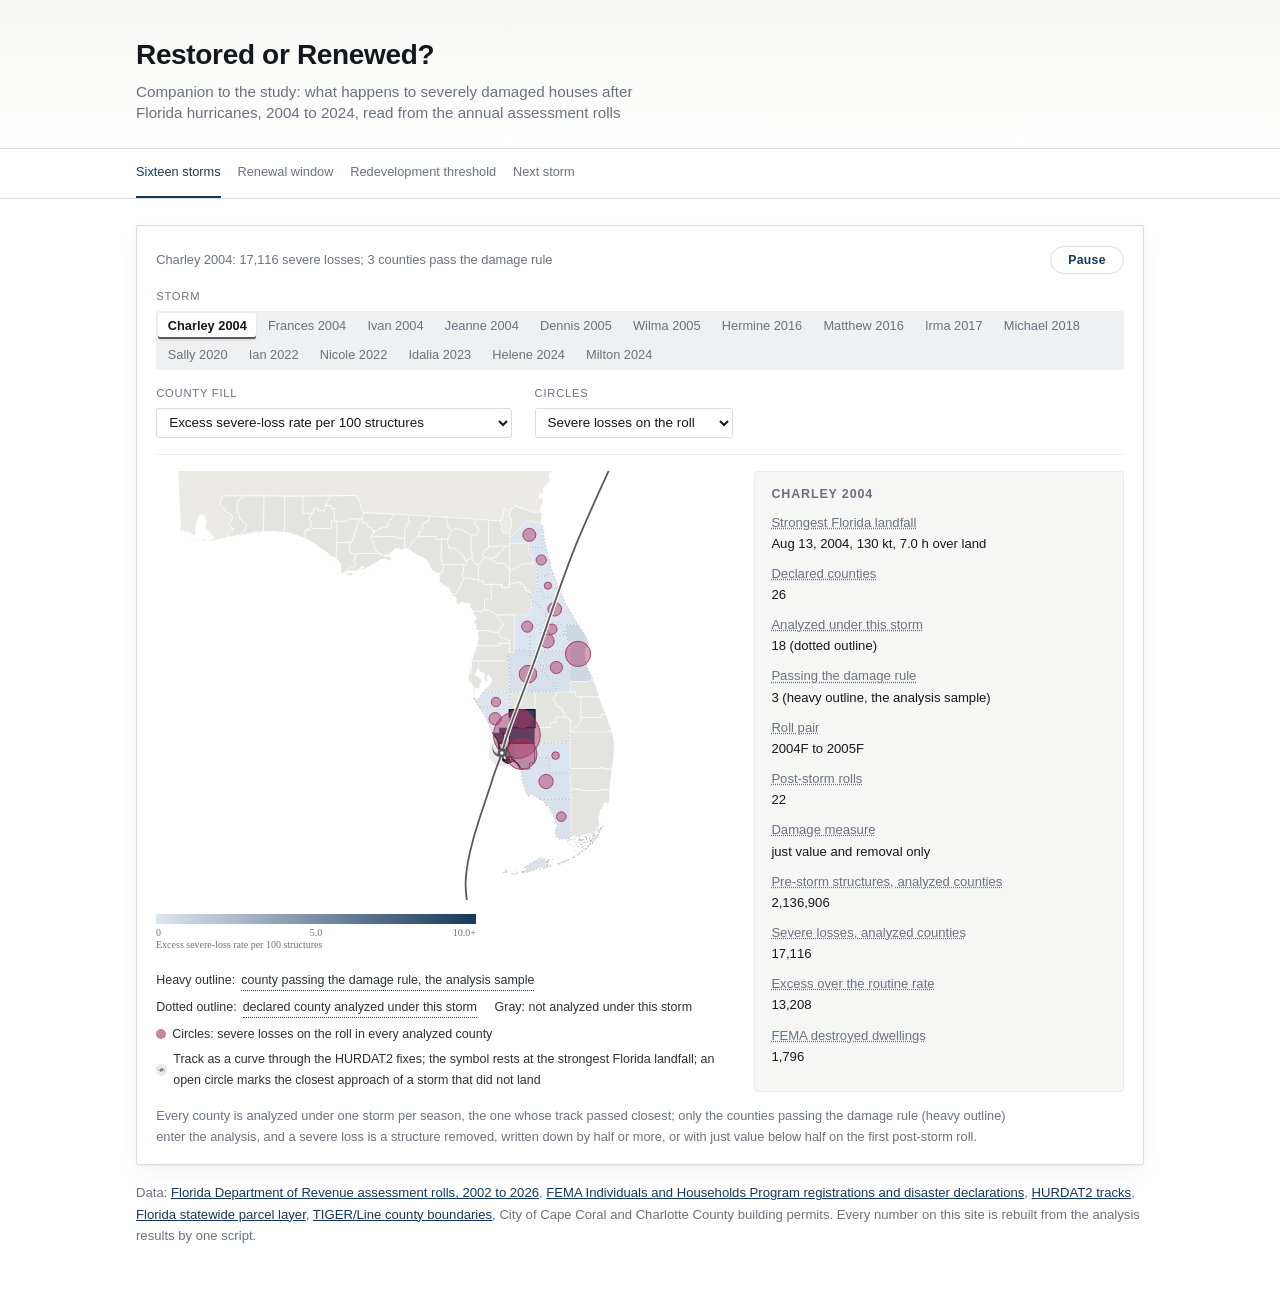
<file: index.html>
<!DOCTYPE html>
<html lang="en">
<head>
<meta charset="utf-8">
<meta name="viewport" content="width=device-width, initial-scale=1">
<title>Restored or Renewed?</title>
<meta name="description" content="Interactive companion to a study of what happens to severely damaged houses after Florida hurricanes, 2004 to 2024: the renewal window, the redevelopment threshold, and the exposure each recovery pathway carries into the next storm.">
<link rel="stylesheet" href="css/style.css?v=5">
<link rel="preload" href="data/meta.json?v=5" as="fetch" crossorigin>
<link rel="preload" href="data/storms.json?v=5" as="fetch" crossorigin>
<link rel="preload" href="data/geo/counties.json?v=5" as="fetch" crossorigin>
<link rel="preload" href="data/geo/context.json?v=5" as="fetch" crossorigin>
<link rel="preload" href="data/geo/tracks.json?v=5" as="fetch" crossorigin>
<link rel="modulepreload" href="js/shell.js?v=5">
</head>
<body>

<a class="skip" href="#page">Skip to content</a>
<header class="masthead" id="masthead">
  <div class="masthead-inner">
    <h1>Restored or Renewed?</h1>
    <p class="subtitle">Companion to the study: what happens to severely damaged houses after Florida hurricanes, 2004 to 2024, read from the annual assessment rolls</p>
  </div>
</header>
<nav class="sitenav" id="sitenav" aria-label="Pages">
  <div class="sitenav-inner">
    <ul>
      <li><a href="index.html">Sixteen storms</a></li>
      <li><a href="renewal.html">Renewal window</a></li>
      <li><a href="threshold.html">Redevelopment threshold</a></li>
      <li><a href="exposure.html">Next storm</a></li>
    </ul>
  </div>
</nav>

<main id="page" class="section">
  <div class="chart-block" id="chart"></div>
  <p class="note">Data: <a href="https://floridarevenue.com/property/dataportal" rel="noopener">Florida Department of Revenue assessment rolls, 2002 to 2026</a>, <a href="https://www.fema.gov/openfema" rel="noopener">FEMA Individuals and Households Program registrations and disaster declarations</a>, <a href="https://www.nhc.noaa.gov/data/" rel="noopener">HURDAT2 tracks</a>, <a href="https://www.floridagio.gov" rel="noopener">Florida statewide parcel layer</a>, <a href="https://www.census.gov/geographies/mapping-files.html" rel="noopener">TIGER/Line county boundaries</a>, City of Cape Coral and Charlotte County building permits. Every number on this site is rebuilt from the analysis results by one script.</p>
</main>

<div id="tooltip" class="tooltip" role="status" aria-live="polite"></div>

<script type="module" src="js/pages/storms.js?v=5"></script>
</body>
</html>
</file>
<file: css/style.css>
/* ==========================================================
   Restored or renewed?
   Companion site stylesheet. Light mode only, one column of
   reading width with full-width chart blocks, typographic
   scale tuned for long-form academic reading.
   ========================================================== */

:root {
  /* palette: the paper's figure colors, so the site and the
     manuscript read as one system */
  --navy: #16385c;
  --wine: #7b1e3b;
  --ink: #14181d;
  --body: #2b3138;
  --muted: #6a7280;
  --rule: #d9dde2;
  --rule-soft: #e9ecef;
  --paper: #ffffff;
  --wash: #f6f6f4;
  --wash-2: #eef0f1;
  --accent: #16385c;
  --nodata: #e3e3e0;
  --focus: #b7791f;

  --serif: "Iowan Old Style", "Palatino Linotype", Palatino, Georgia,
    "Times New Roman", serif;
  --sans: -apple-system, BlinkMacSystemFont, "Segoe UI", Roboto,
    "Helvetica Neue", Arial, sans-serif;
  --mono: "SFMono-Regular", Consolas, "Liberation Mono", Menlo,
    monospace;

  --w-read: 42rem;
  --w-wide: 66rem;
  --shadow: 0 1px 2px rgba(20, 24, 29, .06),
            0 8px 24px rgba(20, 24, 29, .05);
}

* { box-sizing: border-box; }

html { -webkit-text-size-adjust: 100%; }

body {
  margin: 0;
  background: var(--paper);
  color: var(--body);
  font-family: var(--serif);
  font-size: 18px;
  line-height: 1.62;
  text-rendering: optimizeLegibility;
}

h1, h2, h3, h4 {
  font-family: var(--sans);
  color: var(--ink);
  line-height: 1.22;
  letter-spacing: -.012em;
  margin: 0 0 .5em;
}

a { color: var(--navy); }

.skip {
  position: absolute;
  left: -9999px;
}
.skip:focus {
  left: 1rem; top: 1rem; z-index: 99;
  background: var(--paper); padding: .5rem .8rem;
}

/* ------------------------------------------------ masthead */

.masthead {
  border-bottom: 1px solid var(--rule);
  background:
    linear-gradient(180deg, var(--wash) 0%, var(--paper) 100%);
}
.masthead-inner {
  max-width: var(--w-wide);
  margin: 0 auto;
  padding: 2.4rem 1.5rem 1.5rem;
}
.masthead h1 {
  font-size: clamp(1.35rem, 2.6vw, 1.75rem);
  max-width: 46ch;
  margin-bottom: .3em;
}
.masthead .subtitle {
  font-family: var(--sans);
  font-size: .95rem;
  color: var(--muted);
  max-width: 60ch;
  line-height: 1.4;
  margin: 0;
}
.masthead .byline {
  font-family: var(--sans);
  font-size: .86rem;
  color: var(--muted);
  margin: 0;
}
.masthead .byline strong { color: var(--ink); font-weight: 600; }

/* inner pages carry a slim header instead of the full hero */
.masthead-inner.compact {
  padding: 1.15rem 1.5rem 1rem;
  display: flex;
  flex-wrap: wrap;
  align-items: baseline;
  gap: .1rem 1rem;
}
.masthead-inner.compact .homelink {
  font-family: var(--sans);
  font-weight: 600;
  font-size: 1.02rem;
  color: var(--ink);
  text-decoration: none;
  letter-spacing: -.01em;
}
.masthead-inner.compact .homelink:hover { color: var(--navy); }
.masthead-inner.compact .crumb {
  font-family: var(--sans);
  font-size: .88rem;
  color: var(--muted);
  margin: 0;
}
.masthead-inner.compact .crumb::before {
  content: "/";
  color: var(--rule);
  margin-right: 1rem;
}

/* ------------------------------------------------ nav */

.sitenav {
  position: sticky;
  top: 0;
  z-index: 40;
  background: rgba(255, 255, 255, .94);
  backdrop-filter: saturate(180%) blur(8px);
  border-bottom: 1px solid var(--rule);
}
.sitenav-inner {
  max-width: var(--w-wide);
  margin: 0 auto;
  padding: 0 1.5rem;
  overflow-x: auto;
}
.sitenav ul {
  display: flex;
  gap: 1.05rem;
  list-style: none;
  margin: 0;
  padding: 0;
  white-space: nowrap;
}
.sitenav a {
  display: block;
  font-family: var(--sans);
  font-size: .8rem;
  color: var(--muted);
  text-decoration: none;
  padding: .85rem 0;
  border-bottom: 2px solid transparent;
}
.sitenav a:hover { color: var(--ink); }
.sitenav a.active {
  color: var(--navy);
  border-bottom-color: var(--navy);
}

/* ------------------------------------------------ sections */

main { display: block; }

.section {
  max-width: var(--w-wide);
  margin: 0 auto;
  padding: 1.6rem 1.5rem 3rem;
  border-bottom: 1px solid var(--rule-soft);
}
.section:last-of-type { border-bottom: none; }

.section > h2 {
  font-size: clamp(1.5rem, 3.2vw, 2.1rem);
  max-width: 24ch;
  margin-bottom: .7rem;
}
.lede p, .closing p {
  max-width: var(--w-read);
}
/* the standfirst introduces a full-width figure, so it runs the full
   width of the section rather than leaving the right side empty */
.standfirst {
  font-size: 1.02rem;
  color: var(--body);
  margin: 0 0 1.2rem;
}
.lede p { margin: 0 0 1.1rem; }
.note {
  font-family: var(--sans);
  font-size: .82rem;
  color: var(--muted);
  margin: 1.1rem 0 0;
}

/* ------------------------------------------------ key figures */

.findings article { border-top: 3px solid var(--navy); padding-top: .9rem; }
.findings h3 { font-size: 1rem; margin-bottom: .4rem; }
.findings p { font-size: .95rem; margin: 0; color: var(--body); }

/* ------------------------------------------------ chart blocks */

.chart-block {
  background: var(--paper);
  border: 1px solid var(--rule);
  border-radius: 3px;
  box-shadow: var(--shadow);
  padding: 1.2rem 1.2rem 1rem;
  margin: 0 0 .4rem;
}

.controls {
  display: flex;
  flex-wrap: wrap;
  gap: .9rem 1.4rem;
  align-items: flex-end;
  padding-bottom: 1rem;
  margin-bottom: 1rem;
  border-bottom: 1px solid var(--rule-soft);
}
.control { display: flex; flex-direction: column; gap: .35rem; }
.control > label,
.control > .label,
.control-head > .label {
  font-family: var(--sans);
  font-size: .7rem;
  letter-spacing: .07em;
  text-transform: uppercase;
  color: var(--muted);
}
.control-row { display: flex; flex-wrap: wrap; gap: .3rem; }
.control.grow { flex: 1 1 14rem; }

/* grid variant: fixed tracks, so a control whose readout changes width
   as it is dragged cannot push its neighbours onto another line */
.controls.grid {
  display: grid;
  grid-template-columns: repeat(auto-fit, minmax(15rem, 1fr));
  align-items: start;
}
.controls.grid .readout { display: block; margin-top: .15rem; }

/* stacked variant: one group per row, ruled off from the next, so a
   long list of choices can use the full width */
.controls.rows { display: block; }
.controls-row {
  display: flex;
  flex-wrap: wrap;
  gap: .9rem 1.6rem;
  align-items: flex-end;
}
.controls-row + .controls-row {
  margin-top: .85rem;
  padding-top: .85rem;
  border-top: 1px solid var(--rule-soft);
}
.controls-row.actions { justify-content: space-between; }
.control.full { flex: 1 1 100%; }
.control.full .chips { max-width: none; }
.control-head {
  display: flex;
  align-items: center;
  justify-content: space-between;
  gap: 1rem;
  margin-bottom: .5rem;
}
.control-head input[type="search"] { min-width: 12rem; }

/* a button that acts rather than selects, so it does not read as one
   of the chips beside it */
.btn-quiet {
  font-family: var(--sans);
  font-size: .78rem;
  border: 1px solid var(--rule);
  background: var(--wash);
  color: var(--body);
  border-radius: 3px;
  padding: .3rem .7rem;
  cursor: pointer;
  line-height: 1.4;
}
.btn-quiet:hover { border-color: var(--muted); color: var(--ink); }

/* segmented buttons */
.seg {
  display: inline-flex;
  flex-wrap: wrap;
  gap: 2px;
  background: var(--wash-2);
  padding: 2px;
  border-radius: 3px;
}
.seg button {
  font-family: var(--sans);
  font-size: .8rem;
  border: 0;
  background: transparent;
  color: var(--muted);
  padding: .35rem .6rem;
  border-radius: 2px;
  cursor: pointer;
  line-height: 1.2;
}
.seg button:hover { color: var(--ink); }
.seg button[aria-pressed="true"] {
  background: var(--paper);
  color: var(--ink);
  box-shadow: 0 1px 2px rgba(20, 24, 29, .12);
  font-weight: 600;
}
.seg.storms button[aria-pressed="true"] {
  box-shadow: inset 0 -2px 0 var(--sw, var(--navy)),
              0 1px 2px rgba(20, 24, 29, .12);
}

/* chips (multi-select) */
.chips { display: flex; flex-wrap: wrap; gap: .3rem; max-width: 46rem; }
.chip {
  font-family: var(--sans);
  font-size: .76rem;
  border: 1px solid var(--rule);
  background: var(--paper);
  color: var(--muted);
  border-radius: 999px;
  padding: .2rem .62rem;
  cursor: pointer;
  line-height: 1.5;
}
.chip:hover { border-color: var(--muted); color: var(--ink); }
.chip[aria-pressed="true"] {
  background: var(--navy);
  border-color: var(--navy);
  color: #fff;
  font-weight: 500;
}
.chip.focal { border-style: dashed; }

select, input[type="search"], input[type="number"] {
  font-family: var(--sans);
  font-size: .84rem;
  color: var(--ink);
  background: var(--paper);
  border: 1px solid var(--rule);
  border-radius: 3px;
  padding: .34rem .5rem;
  max-width: 100%;
}
select:focus, input:focus, button:focus-visible {
  outline: 2px solid var(--focus);
  outline-offset: 1px;
}

input[type="range"] {
  width: 100%;
  min-width: 11rem;
  accent-color: var(--navy);
}

.check {
  font-family: var(--sans);
  font-size: .82rem;
  color: var(--body);
  display: inline-flex;
  align-items: center;
  gap: .4rem;
  cursor: pointer;
}

.readout {
  font-family: var(--sans);
  font-size: .8rem;
  color: var(--muted);
}
.readout strong { color: var(--ink); font-weight: 600; }

/* figure area */
.figure { width: 100%; }
/* charts draw inside their own viewBox, and the map's background land
   runs well past Florida, so the box clips rather than spills */
.figure svg { display: block; width: 100%; height: auto; overflow: hidden; }
.figure text { font-family: var(--sans); fill: var(--ink); }

.caption {
  font-family: var(--sans);
  font-size: .8rem;
  color: var(--muted);
  margin: .9rem 0 0;
  max-width: 54rem;
}
.caption b { color: var(--ink); font-weight: 600; }

.legend {
  display: flex;
  flex-wrap: wrap;
  gap: .35rem 1.1rem;
  font-family: var(--sans);
  font-size: .78rem;
  color: var(--body);
  margin: .7rem 0 0;
}
.legend .item { display: inline-flex; align-items: center; gap: .38rem; }
.legend .swatch {
  width: 1.1rem; height: 3px; border-radius: 2px; display: inline-block;
}
.legend .dot {
  width: .62rem; height: .62rem; border-radius: 50%; display: inline-block;
}

/* small data tables inside chart blocks */
.dtable {
  width: 100%;
  border-collapse: collapse;
  font-family: var(--sans);
  font-size: .8rem;
  margin-top: 1rem;
}
.dtable th, .dtable td {
  text-align: right;
  padding: .32rem .5rem;
  border-bottom: 1px solid var(--rule-soft);
  white-space: nowrap;
}
.dtable th:first-child, .dtable td:first-child {
  text-align: left; white-space: normal;
}
.dtable thead th {
  color: var(--muted);
  font-weight: 600;
  border-bottom: 1px solid var(--rule);
}
.dtable tbody tr:last-child td { border-bottom: none; }
.dtable td.num { font-variant-numeric: tabular-nums; }
/* a table of prose rather than estimates: read it left to right */
.dtable.text th, .dtable.text td {
  text-align: left;
  white-space: normal;
  vertical-align: top;
}

.panelgrid {
  display: grid;
  grid-template-columns: minmax(0, 1.55fr) minmax(0, 1fr);
  gap: 1.6rem;
  align-items: start;
}
.sidecard {
  background: var(--wash);
  border: 1px solid var(--rule-soft);
  border-radius: 3px;
  padding: .95rem 1rem;
  font-family: var(--sans);
}
.sidecard h4 {
  font-size: .78rem;
  letter-spacing: .07em;
  text-transform: uppercase;
  color: var(--muted);
  margin: 0 0 .6rem;
}
.sidecard p { font-size: .84rem; margin: 0 0 .6rem; }
.sidecard .big {
  font-size: 1.5rem;
  font-weight: 600;
  color: var(--navy);
  letter-spacing: -.02em;
}
.sidecard .verdict {
  font-size: .92rem;
  font-weight: 600;
  color: var(--ink);
  margin-top: .2rem;
}
.sidecard dl { margin: 0; font-size: .82rem; }
.sidecard dt { color: var(--muted); }
.sidecard dd {
  margin: 0 0 .55rem;
  color: var(--ink);
  font-variant-numeric: tabular-nums;
}

/* ------------------------------------------------ home page cards */

h3.rule {
  font-size: 1.05rem;
  margin: 3rem 0 1.2rem;
  padding-top: 1rem;
  border-top: 1px solid var(--rule);
}

.card:hover { background: var(--wash); }
.card:hover .go { color: var(--navy); }

/* ------------------------------------------------ closing + sources */

.closing {
  border-left: 3px solid var(--wine);
  padding: .1rem 0 .1rem 1.1rem;
  margin: 2.4rem 0 1rem;
}
.closing h3 { font-size: 1.05rem; }
.closing p { margin: 0; }

.sources { font-family: var(--sans); font-size: .88rem; }
.sources table { width: 100%; border-collapse: collapse; }
.sources th, .sources td {
  text-align: left;
  padding: .45rem .6rem .45rem 0;
  border-bottom: 1px solid var(--rule-soft);
  vertical-align: top;
}
.sources thead th {
  font-size: .72rem;
  letter-spacing: .07em;
  text-transform: uppercase;
  color: var(--muted);
  border-bottom: 1px solid var(--rule);
}

/* ------------------------------------------------ methods page */

h4.algo {
  font-family: var(--sans);
  font-size: .82rem;
  letter-spacing: .04em;
  color: var(--ink);
  margin: 1.4rem 0 .4rem;
}
.pseudo {
  font-family: Consolas, "SF Mono", Menlo, monospace;
  font-size: .74rem;
  line-height: 1.5;
  color: var(--ink);
  background: var(--wash);
  border-left: 2px solid var(--navy);
  padding: .8rem 1rem;
  margin: 0;
  overflow-x: auto;
  white-space: pre;
  tab-size: 4;
}

/* importance ranking, drawn as bars so the order is readable at a
   glance without another chart module */
.ranks {
  font-family: var(--sans);
  font-size: .8rem;
  margin-top: .8rem;
}
.rank {
  display: grid;
  grid-template-columns: minmax(9rem, 16rem) minmax(0, 1fr) 3.2rem;
  align-items: center;
  gap: .7rem;
  padding: .16rem 0;
}
.rank .bar {
  display: block;
  background: var(--wash-2);
  height: .62rem;
  border-radius: 1px;
}
.rank .bar i { display: block; height: 100%; background: var(--navy); }
.rank .val {
  text-align: right;
  color: var(--muted);
  font-variant-numeric: tabular-nums;
}

/* ------------------------------------------------ tooltip */

.tooltip {
  position: fixed;
  z-index: 60;
  pointer-events: none;
  opacity: 0;
  transition: opacity .09s ease-out;
  background: rgba(255, 255, 255, .98);
  border: 1px solid var(--rule);
  box-shadow: var(--shadow);
  border-radius: 3px;
  padding: .5rem .62rem;
  font-family: var(--sans);
  font-size: .8rem;
  color: var(--body);
  max-width: 17rem;
  line-height: 1.4;
}
.tooltip.on { opacity: 1; }
.tooltip .t-title {
  font-weight: 600;
  color: var(--ink);
  margin-bottom: .25rem;
}
.tooltip .t-row {
  display: flex;
  justify-content: space-between;
  gap: 1.1rem;
  font-variant-numeric: tabular-nums;
}
.tooltip .t-row span:last-child { color: var(--ink); font-weight: 500; }
.tooltip .t-note { color: var(--muted); margin-top: .3rem; }

/* ------------------------------------------------ loading + errors */

.loading, .errorbox {
  font-family: var(--sans);
  font-size: .88rem;
  color: var(--muted);
  padding: 2rem 0;
}
.errorbox {
  color: var(--wine);
  background: #fdf6f7;
  border: 1px solid #f0dde2;
  border-radius: 3px;
  padding: 1rem 1.1rem;
}
.errorbox code {
  font-family: var(--mono);
  background: #fff;
  padding: .1em .35em;
  border: 1px solid var(--rule);
  border-radius: 2px;
}

/* ------------------------------------------------ responsive */

@media (max-width: 900px) {
  .panelgrid { grid-template-columns: 1fr; }
}
@media (max-width: 640px) {
  body { font-size: 17px; }
  .masthead-inner { padding: 2.8rem 1.1rem 1.9rem; }
  .section { padding: 1.3rem 1.1rem .8rem; }
  .chart-block { padding: .9rem .8rem .8rem; }
  .keyfigs { grid-template-columns: repeat(2, 1fr); }
}

@media print {
  .sitenav, .tooltip { display: none; }
  .chart-block { box-shadow: none; break-inside: avoid; }
}

/* ------------------------------------------------ tour control */

.tour {
  display: flex;
  align-items: center;
  justify-content: space-between;
  gap: 1rem;
  font-family: var(--sans);
  font-size: .8rem;
  color: var(--muted);
  margin: 0 0 .7rem;
  min-height: 1.9rem;
}
.tour-cap { flex: 1 1 auto; min-width: 0; overflow: hidden; text-overflow: ellipsis; white-space: nowrap; }
.tour-btn {
  position: relative;
  flex: 0 0 auto;
  font-family: var(--sans);
  font-size: .76rem;
  font-weight: 600;
  letter-spacing: .03em;
  color: var(--navy);
  background: var(--wash);
  border: 1px solid var(--rule);
  border-radius: 999px;
  padding: .28rem .95rem;
  min-width: 4.6rem;
  cursor: pointer;
  overflow: hidden;
  line-height: 1.4;
}
.tour-btn:hover { border-color: var(--navy); }
.tour.on .tour-btn { background: var(--paper); }
.tour-bar {
  position: absolute;
  left: 0; bottom: 0;
  height: 2px;
  width: 100%;
  background: var(--navy);
  transform-origin: 0 50%;
  transform: scaleX(0);
}
.tour.on .tour-bar { background: var(--pink, #a8325e); }
:root { --pink: #a8325e; --green: #2f6b4f; }

/* the figure element the tour is pointing at */
.dim { opacity: .18; transition: opacity .35s ease; }
.lit { opacity: 1; transition: opacity .35s ease; }
.figure path, .figure circle, .figure rect, .figure g, .figure text { transition: opacity .35s ease; }

/* ------------------------------------------------ loading placeholder */

.loading {
  display: flex;
  flex-direction: column;
  gap: .8rem;
  min-height: 22rem;
  justify-content: center;
  align-items: center;
}
.loading-bar {
  display: block;
  width: 9rem;
  height: 3px;
  background: var(--wash-2);
  border-radius: 2px;
  overflow: hidden;
  position: relative;
}
.loading-bar::after {
  content: "";
  position: absolute;
  left: -40%;
  width: 40%;
  height: 100%;
  background: var(--navy);
  animation: slide 1.1s ease-in-out infinite;
}
@keyframes slide { to { left: 100%; } }
@media (prefers-reduced-motion: reduce) {
  .loading-bar::after { animation: none; left: 0; width: 100%; opacity: .4; }
}

/* ------------------------------------------------ overview */

.hero { padding-top: 1rem; }
.hero .figure svg { max-height: 26rem; }
.hero-read {
  display: grid;
  grid-template-columns: repeat(4, minmax(0, 1fr));
  gap: 1rem 1.4rem;
  margin: 1rem 0 0;
  font-family: var(--sans);
}
.hero-read .k {
  font-size: .68rem;
  letter-spacing: .07em;
  text-transform: uppercase;
  color: var(--muted);
  margin: 0 0 .15rem;
}
.hero-read .v {
  font-family: var(--serif);
  font-size: clamp(1.5rem, 3vw, 2.1rem);
  line-height: 1.1;
  color: var(--ink);
  letter-spacing: -.02em;
  font-variant-numeric: tabular-nums;
  margin: 0;
}
.hero-read .v small { font-size: .55em; color: var(--muted); letter-spacing: 0; }
.hero-read .d { font-size: .78rem; color: var(--muted); margin: .25rem 0 0; }
.hero-read .stage { transition: opacity .35s ease; }
.hero-read .stage.off { opacity: .28; }

.tiles {
  display: grid;
  grid-template-columns: repeat(3, minmax(0, 1fr));
  gap: 1.2rem;
  margin: 1.8rem 0 0;
}
.tile {
  display: block;
  text-decoration: none;
  color: inherit;
  border-top: 3px solid var(--navy);
  padding: .9rem 0 .4rem;
}
.tile:hover h3 { color: var(--navy); }
.tile .tier {
  font-family: var(--sans);
  font-size: .68rem;
  letter-spacing: .08em;
  text-transform: uppercase;
  color: var(--muted);
  margin: 0 0 .3rem;
}
.tile h3 { font-size: 1.02rem; margin: 0 0 .45rem; }
.tile p { font-family: var(--sans); font-size: .86rem; color: var(--body); margin: 0 0 .5rem; }
.tile .go { font-family: var(--sans); font-size: .78rem; color: var(--navy); }
.tile.pink { border-top-color: var(--pink); }
.tile.green { border-top-color: var(--green); }

.lineage {
  font-family: var(--sans);
  font-size: .84rem;
  color: var(--muted);
  border-top: 1px solid var(--rule);
  margin: 2.4rem 0 0;
  padding-top: 1rem;
  max-width: var(--w-read);
}
.lineage p { margin: 0 0 .6rem; }

/* class key with the paper's markers */
.legend .sq { width: .62rem; height: .62rem; display: inline-block; }
.legend .open { background: #fff !important; border: 1.5px solid currentColor; box-sizing: border-box; }

/* heat cells and small multiples */
.figure .cell text { pointer-events: none; }

@media (max-width: 900px) {
  .hero-read { grid-template-columns: repeat(2, minmax(0, 1fr)); }
  .tiles { grid-template-columns: 1fr; }
}
@media (max-width: 640px) {
  .hero-read { grid-template-columns: 1fr 1fr; gap: .8rem; }
}

/* ------------------------------------------------ storm maps */

.eye-spin { animation: eyespin 1.6s linear infinite; transform-origin: 0 0; }
@keyframes eyespin { to { transform: rotate(-360deg); } }
.county { transition: fill .45s ease; }
.county-circle { transition: opacity .45s ease; }
@media (prefers-reduced-motion: reduce) {
  .eye-spin { animation: none; }
  .county, .county-circle { transition: none; }
}
</file>
